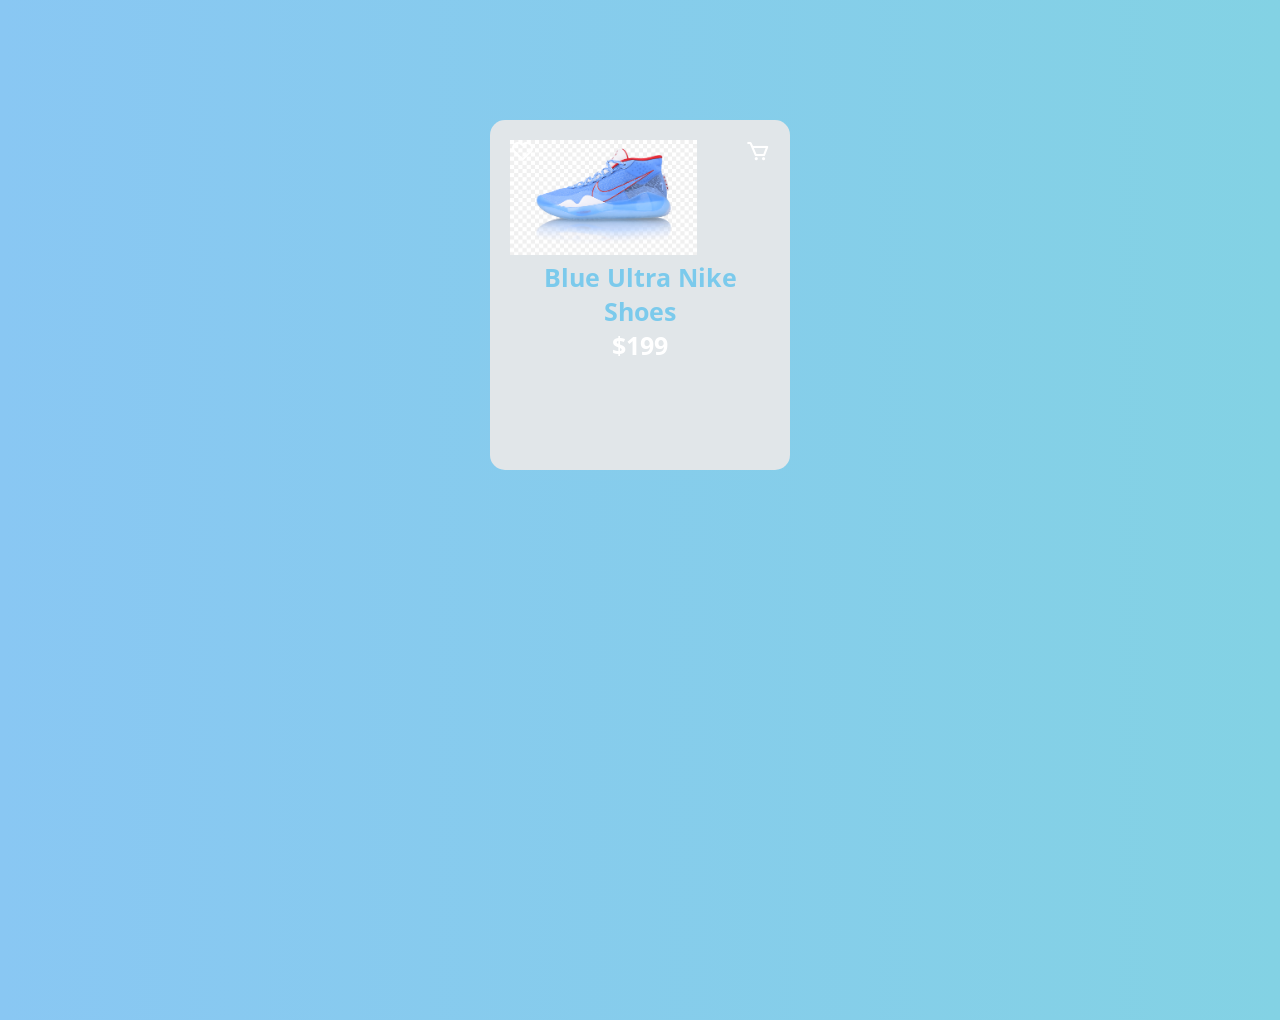
<file: Project_Practice_1/index.html>
<!DOCTYPE html>
<html lang="en">

<head>
    <meta charset="UTF-8">
    <meta http-equiv="X-UA-Compatible" content="IE=edge">
    <meta name="viewport" content="width=device-width, initial-scale=1">
    <title>Product card</title>
    <link href='https://unpkg.com/boxicons@2.1.4/css/boxicons.min.css' rel='stylesheet'>
    <link rel="stylesheet" href="style.css">
</head>

<body>
    <div class="card">
        <div class="card_heart">
            <i class='bx bx-heart'></i>
        </div>
        <div class="card_cart">
            <i class='bx bx-cart'></i>
        </div>
        <div class="card_img">
            <img src="NikeShoes.png">
        </div>
        <div class="card_title">
            Blue Ultra Nike Shoes
        </div>
        <div class="card_price">
            $199
        </div>
        <div class="card_size">
            <h3>Size:</h3>
            <span>6</span>
            <span>7</span>
            <span>8</span>
            <span>9</span>
        </div>
        <div class="card_color">
            <h3>Color:</h3>
            <span class="card_color-green"></span>
            <span class="card_color-red"></span>
            <span class="card_color-black"></span>
        </div>
        <div class="card_action">
            <button>Buy Now</button>
            <button>Add Cart</button>
        </div>
    </div>
</body>

</html>
</file>
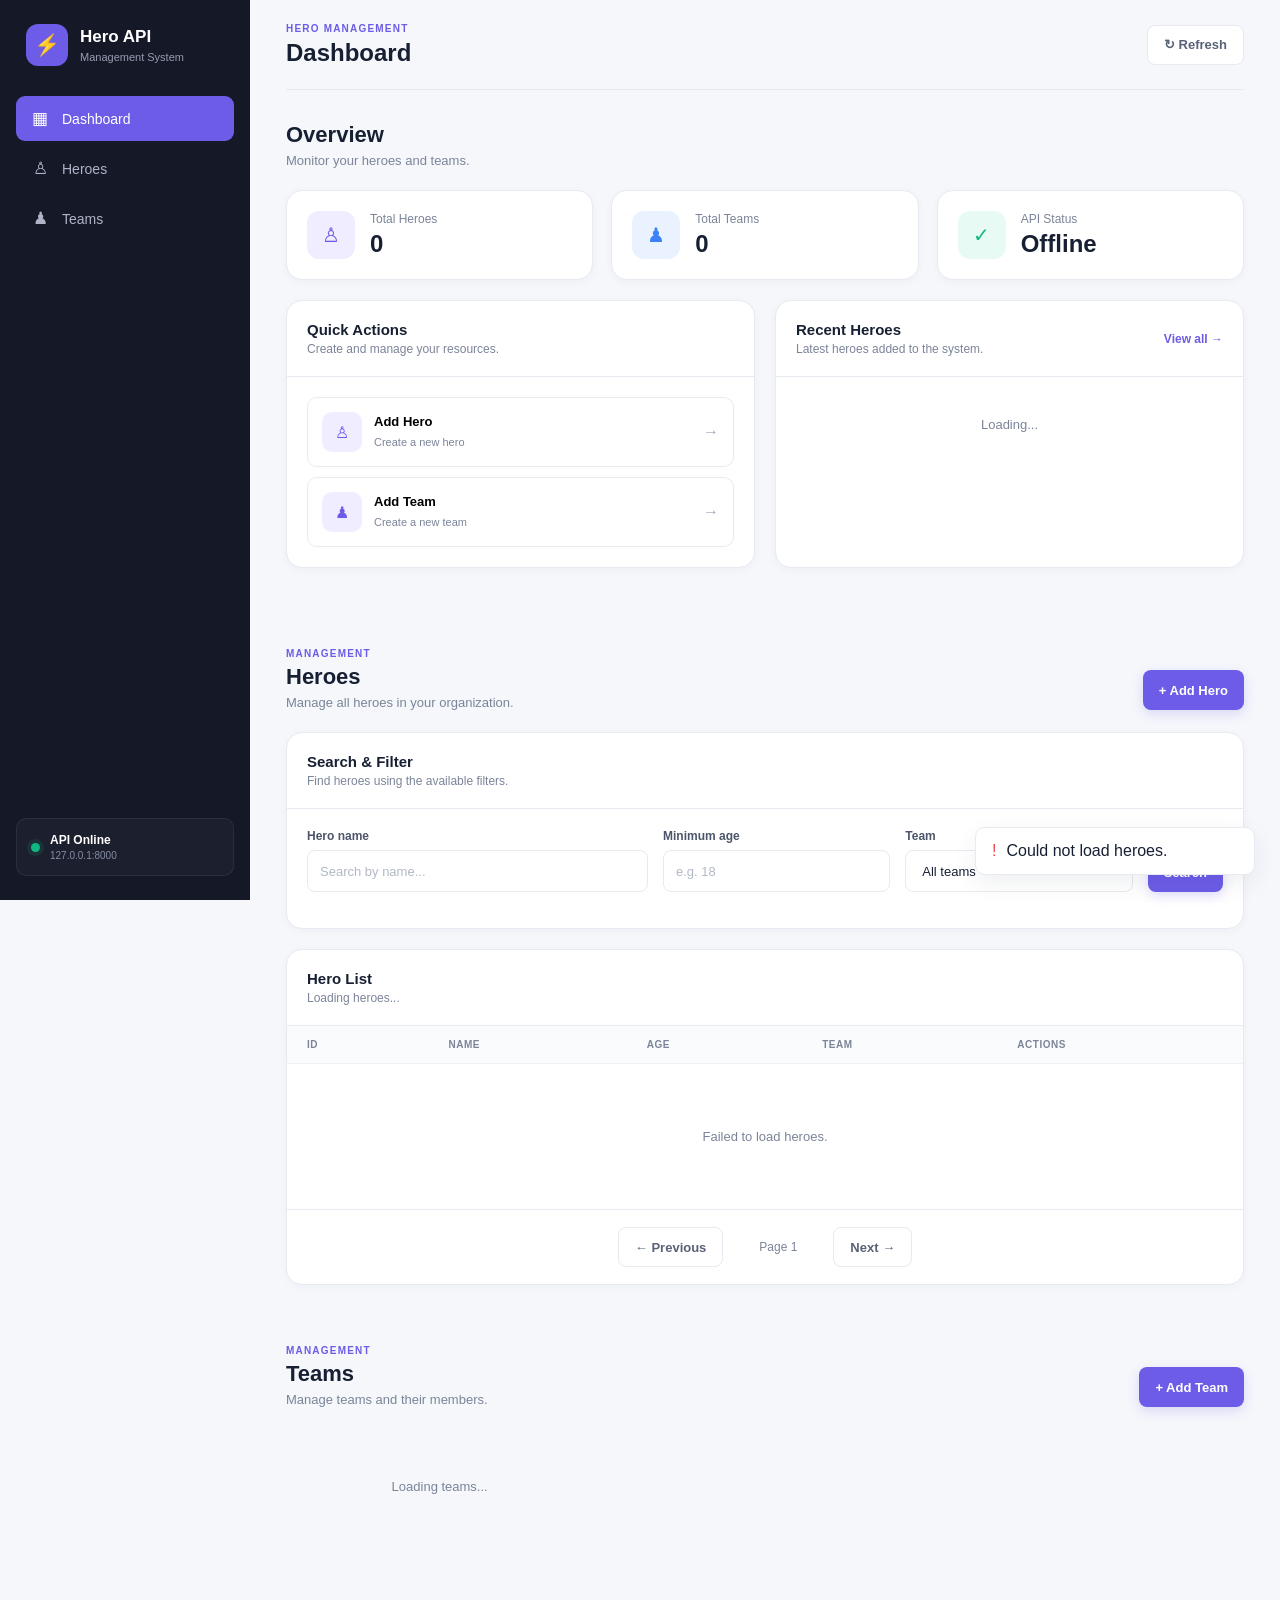
<file: hero-api/frontend/index.html>
<!DOCTYPE html>
<html lang="en">

<head>
    <meta charset="UTF-8">
    <meta name="viewport" content="width=device-width, initial-scale=1.0">
    <title>Hero API Dashboard</title>
    <meta name="description" content="Professional dashboard for managing heroes and teams.">
    <link rel="stylesheet" href="style.css">
</head>

<body>
    <div class="app">
        <aside class="sidebar">
            <div class="brand">
                <div class="brand-icon">⚡</div>
                <div>
                    <h1>Hero API</h1>
                    <span>Management System</span>
                </div>
            </div>
            <nav class="sidebar-nav">
                <a href="#dashboard" class="nav-item active">
                    <span class="nav-icon">▦</span>
                    Dashboard
                </a>
                <a href="#heroes" class="nav-item">
                    <span class="nav-icon">♙</span>
                    Heroes
                </a>
                <a href="#teams" class="nav-item">
                    <span class="nav-icon">♟</span>
                    Teams
                </a>
            </nav>
            <div class="sidebar-footer">
                <div class="api-status">
                    <span class="status-dot"></span>
                    <div>
                        <strong>API Online</strong>
                        <small>127.0.0.1:8000</small>
                    </div>
                </div>
            </div>
        </aside>
        <main class="main-content">
            <header class="topbar">
                <div>
                    <p class="eyebrow">HERO MANAGEMENT</p>
                    <h2 id="page-title">Dashboard</h2>
                </div>
                <div class="topbar-actions">
                    <button id="refresh-btn" class="btn btn-secondary" type="button">
                        ↻ Refresh
                    </button>
                </div>
            </header>
            <section id="dashboard" class="page-section">
                <div class="section-heading">
                    <div>
                        <h3>Overview</h3>
                        <p>Monitor your heroes and teams.</p>
                    </div>
                </div>
                <div class="stats-grid">
                    <article class="stat-card">
                        <div class="stat-icon purple">♙</div>
                        <div>
                            <span>Total Heroes</span>
                            <strong id="total-heroes">0</strong>
                        </div>
                    </article>
                    <article class="stat-card">
                        <div class="stat-icon blue">♟</div>
                        <div>
                            <span>Total Teams</span>
                            <strong id="total-teams">0</strong>
                        </div>
                    </article>
                    <article class="stat-card">
                        <div class="stat-icon green">✓</div>
                        <div>
                            <span>API Status</span>
                            <strong id="api-status-text">Online</strong>
                        </div>
                    </article>
                </div>
                <div class="content-grid">
                    <section class="panel">
                        <div class="panel-header">
                            <div>
                                <h3>Quick Actions</h3>
                                <p>Create and manage your resources.</p>
                            </div>
                        </div>
                        <div class="quick-actions">
                            <button class="action-card" type="button" data-modal="hero-modal">
                                <span class="action-icon">♙</span>
                                <div>
                                    <strong>Add Hero</strong>
                                    <span>Create a new hero</span>
                                </div>
                                <span class="arrow">→</span>
                            </button>
                            <button class="action-card" type="button" data-modal="team-modal">
                                <span class="action-icon">♟</span>
                                <div>
                                    <strong>Add Team</strong>
                                    <span>Create a new team</span>
                                </div>
                                <span class="arrow">→</span>
                            </button>
                        </div>
                    </section>
                    <section class="panel">
                        <div class="panel-header">
                            <div>
                                <h3>Recent Heroes</h3>
                                <p>Latest heroes added to the system.</p>
                            </div>
                            <a href="#heroes" class="text-link">
                                View all →
                            </a>
                        </div>
                        <div id="recent-heroes" class="recent-list">
                            <div class="empty-state small">
                                Loading...
                            </div>
                        </div>
                    </section>
                </div>
            </section>
            <section id="heroes" class="page-section">
                <div class="section-heading">
                    <div>
                        <p class="eyebrow">MANAGEMENT</p>
                        <h3>Heroes</h3>
                        <p>Manage all heroes in your organization.</p>
                    </div>
                    <button class="btn btn-primary" type="button" data-modal="hero-modal">
                        + Add Hero
                    </button>
                </div>
                <section class="panel">
                    <div class="panel-header">
                        <div>
                            <h3>Search & Filter</h3>
                            <p>Find heroes using the available filters.</p>
                        </div>
                    </div>
                    <form id="hero-filter-form" class="filter-form">
                        <div class="form-group">
                            <label for="hero-name">
                                Hero name
                            </label>
                            <input id="hero-name" name="name" type="text" placeholder="Search by name...">
                        </div>
                        <div class="form-group">
                            <label for="min-age">
                                Minimum age
                            </label>
                            <input id="min-age" name="min_age" type="number" min="0" placeholder="e.g. 18">
                        </div>
                        <div class="form-group">
                            <label for="team-filter">
                                Team
                            </label>
                            <select id="team-filter" name="team_id">
                                <option value="">All teams</option>
                            </select>
                        </div>
                        <button class="btn btn-primary filter-button" type="submit">
                            Search
                        </button>
                    </form>
                </section>
                <section class="panel">
                    <div class="panel-header">
                        <div>
                            <h3>Hero List</h3>
                            <p id="hero-result-count">
                                Loading heroes...
                            </p>
                        </div>
                    </div>
                    <div class="table-wrapper">
                        <table class="data-table">
                            <thead>
                                <tr>
                                    <th>ID</th>
                                    <th>Name</th>
                                    <th>Age</th>
                                    <th>Team</th>
                                    <th>Actions</th>
                                </tr>
                            </thead>
                            <tbody id="heroes-table-body">
                                <tr>
                                    <td colspan="5">
                                        <div class="table-loading">
                                            Loading heroes...
                                        </div>
                                    </td>
                                </tr>
                            </tbody>
                        </table>
                    </div>
                    <div class="pagination">
                        <button id="prev-page" class="btn btn-secondary" type="button">
                            ← Previous
                        </button>
                        <span id="page-info">
                            Page 1
                        </span>
                        <button id="next-page" class="btn btn-secondary" type="button">
                            Next →
                        </button>
                    </div>
                </section>
            </section>
            <section id="teams" class="page-section">
                <div class="section-heading">
                    <div>
                        <p class="eyebrow">MANAGEMENT</p>
                        <h3>Teams</h3>
                        <p>Manage teams and their members.</p>
                    </div>

                    <button class="btn btn-primary" type="button" data-modal="team-modal">
                        + Add Team
                    </button>
                </div>
                <div id="teams-grid" class="teams-grid">
                    <div class="empty-state">
                        Loading teams...
                    </div>
                </div>
            </section>
        </main>
    </div>
    <div id="hero-modal" class="modal" aria-hidden="true">
        <div class="modal-overlay" data-close-modal></div>
        <div class="modal-content">
            <div class="modal-header">
                <div>
                    <p class="eyebrow">NEW RESOURCE</p>
                    <h3>Create Hero</h3>
                </div>
                <button class="modal-close" type="button" data-close-modal>
                    ×
                </button>
            </div>
            <form id="hero-form">
                <div class="form-group">
                    <label for="hero-form-name">
                        Name
                    </label>
                    <input id="hero-form-name" name="name" type="text" required placeholder="Tony Stark">
                </div>
                <div class="form-row">
                    <div class="form-group">
                        <label for="hero-form-age">
                            Age
                        </label>
                        <input id="hero-form-age" name="age" type="number" min="0" required placeholder="35">
                    </div>
                    <div class="form-group">
                        <label for="hero-form-secret">
                            Secret name
                        </label>
                        <input id="hero-form-secret" name="secret_name" type="text" required placeholder="Iron Man">
                    </div>
                </div>
                <div class="form-group">
                    <label for="hero-form-team">
                        Team
                    </label>
                    <select id="hero-form-team" name="team_id">
                        <option value="">
                            No team
                        </option>
                    </select>
                </div>
                <div class="modal-actions">
                    <button class="btn btn-secondary" type="button" data-close-modal>
                        Cancel
                    </button>
                    <button class="btn btn-primary" type="submit">
                        Create Hero
                    </button>
                </div>
            </form>
        </div>
    </div>
    <div id="team-modal" class="modal" aria-hidden="true">
        <div class="modal-overlay" data-close-modal></div>
        <div class="modal-content">
            <div class="modal-header">
                <div>
                    <p class="eyebrow">NEW RESOURCE</p>
                    <h3>Create Team</h3>
                </div>
                <button class="modal-close" type="button" data-close-modal>
                    ×
                </button>
            </div>
            <form id="team-form">
                <div class="form-group">
                    <label for="team-form-name">
                        Team name
                    </label>
                    <input id="team-form-name" name="name" type="text" required placeholder="Avengers">
                </div>
                <div class="form-group">
                    <label for="team-form-headquarters">
                        Headquarters
                    </label>
                    <input id="team-form-headquarters" name="headquarters" type="text" required placeholder="New York">
                </div>
                <div class="modal-actions">
                    <button class="btn btn-secondary" type="button" data-close-modal>
                        Cancel
                    </button>
                    <button class="btn btn-primary" type="submit">
                        Create Team
                    </button>
                </div>
            </form>
        </div>
    </div>
    <div id="toast" class="toast" role="alert" aria-live="polite">
        <span id="toast-icon">✓</span>
        <span id="toast-message">Success</span>
    </div>
    <script src="app.js"></script>
</body>

</html>
</file>
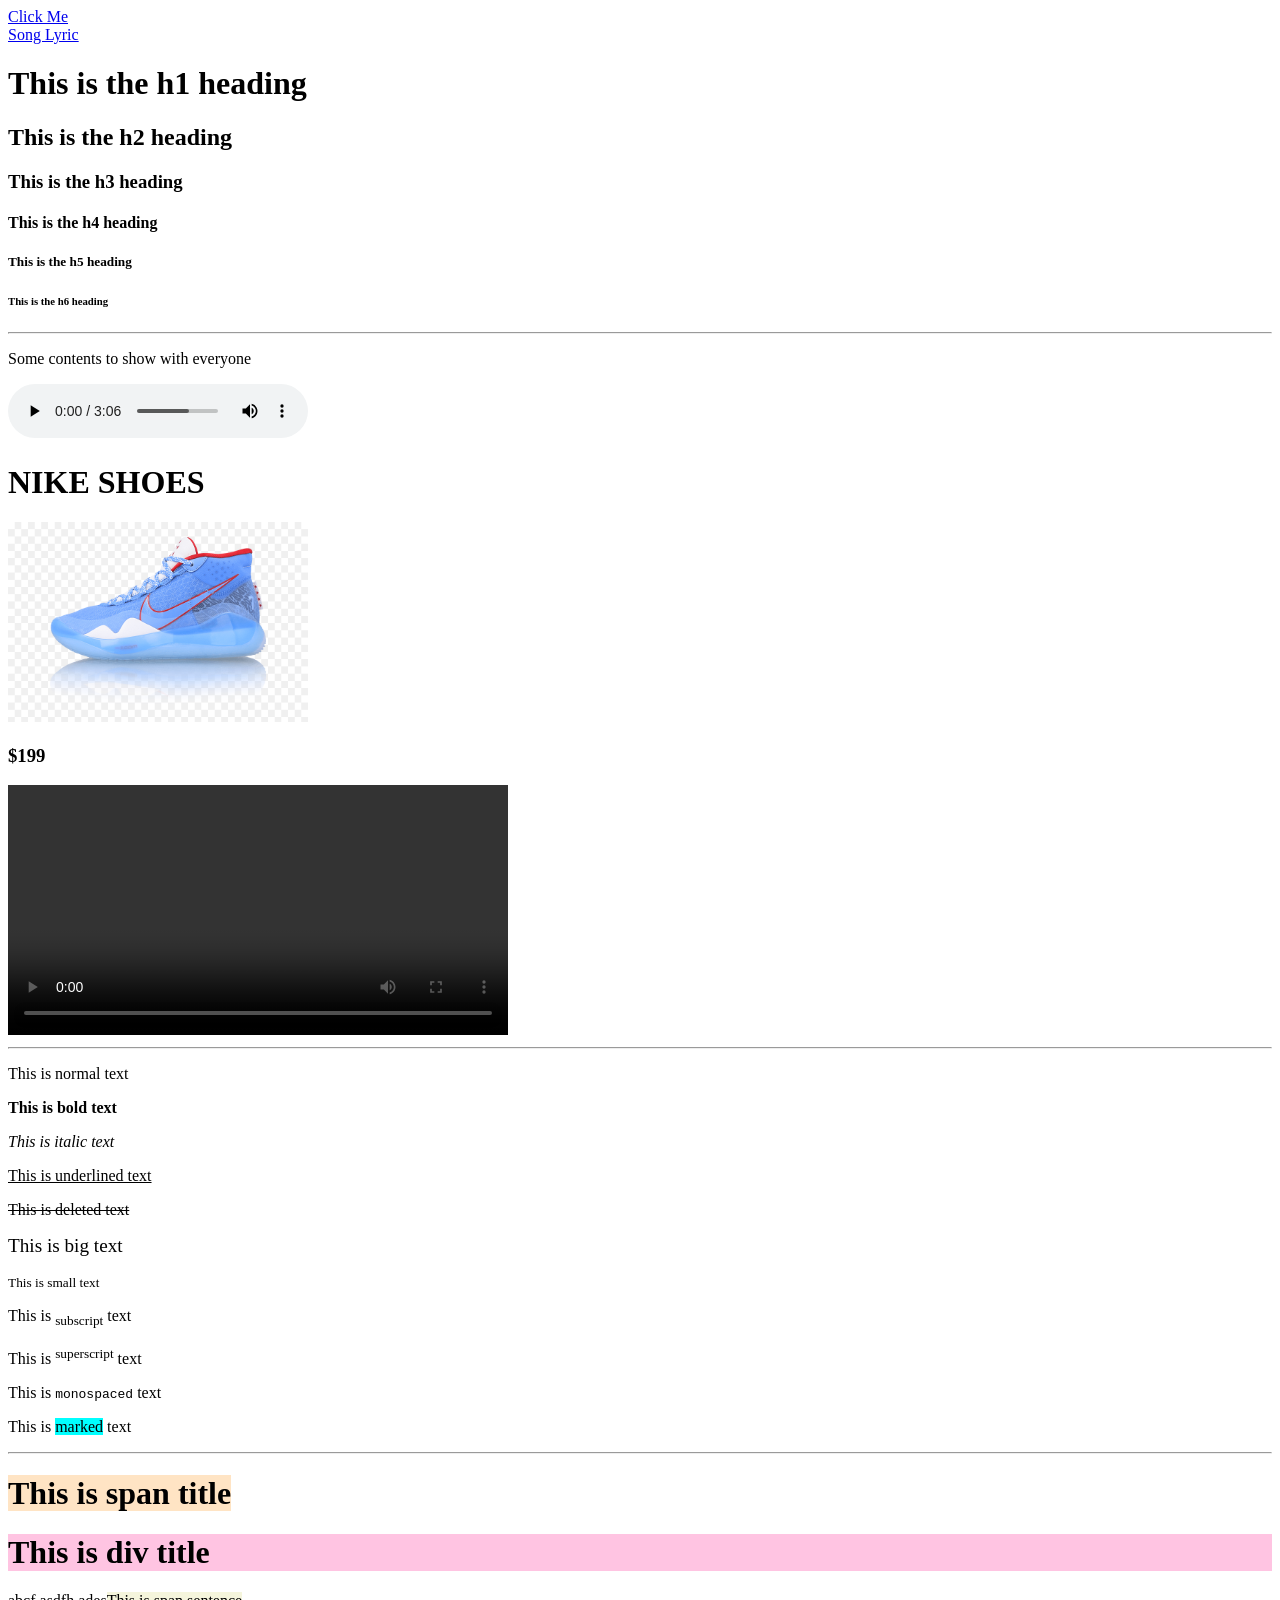
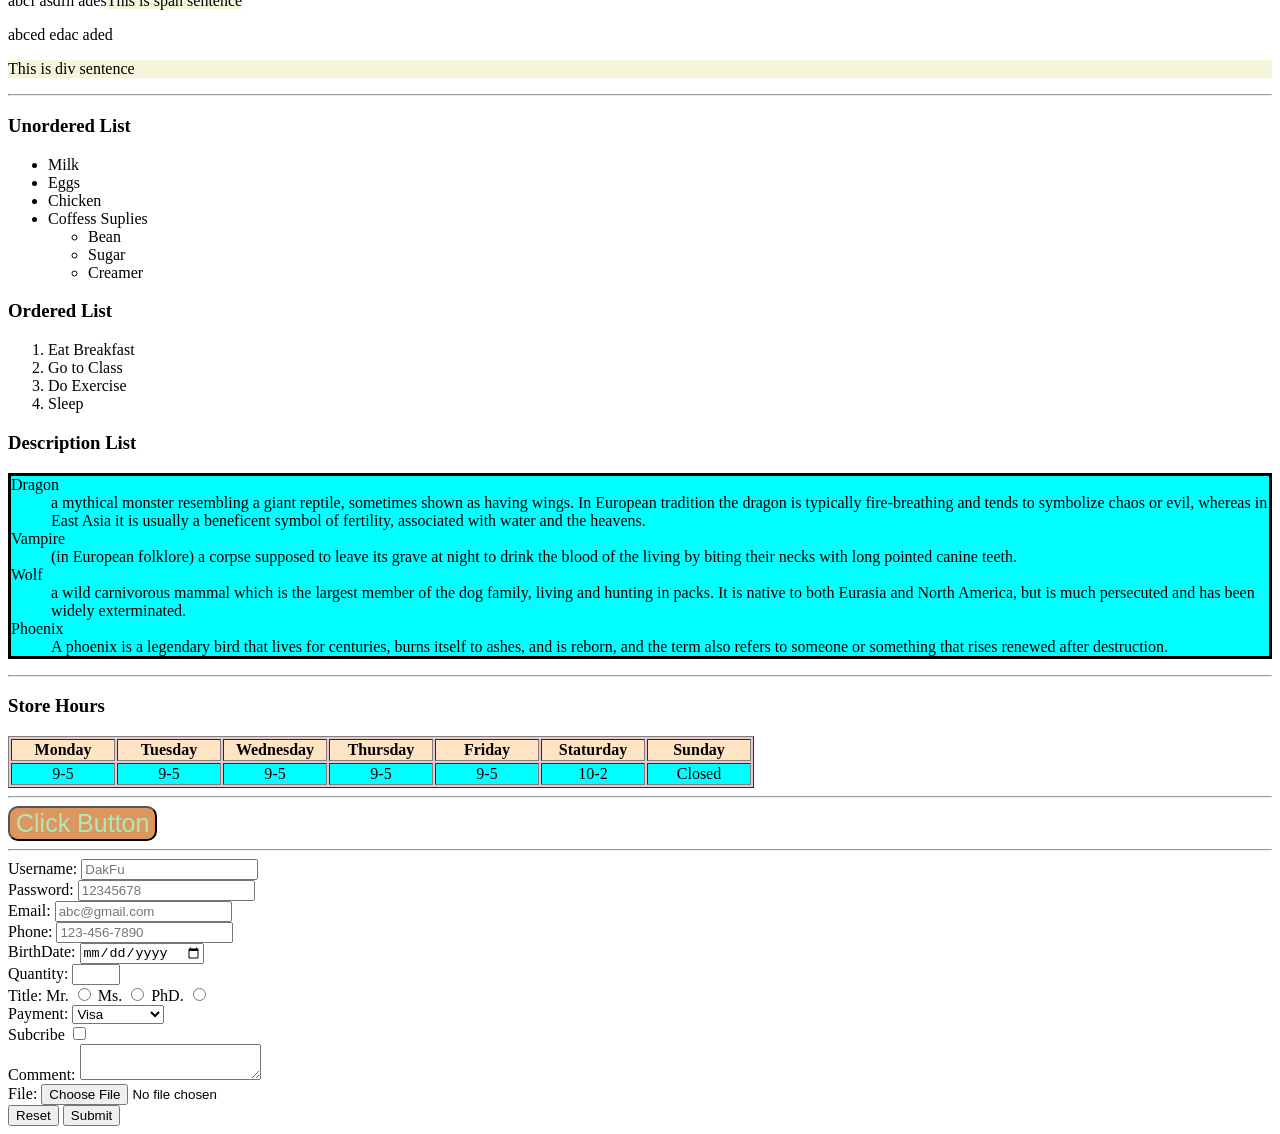
<file: ProjectPractice/ProjectPractice2/index.html>
<!DOCTYPE html>
<html lang="en">

<head>
    <meta charset="UTF-8">
    <meta http-equiv="X-UA-Compatible" content="IE=edge">
    <meta name="viewport" content="width=device-width">
    <link rel="icon" type="png" href="NikeShoes.png">
    <title>My first website</title>
</head>

<body>
    <a href="https://www.youtube.com/" target="_blank" title="Youtube">
        Click Me
    </a>
    <br>
    <a href="lyrics.html" target="_blank" title="SHAPE OF YOU">
        Song Lyric
    </a>
    <br>
    <h1>This is the h1 heading</h1>
    <h2>This is the h2 heading</h2>
    <h3>This is the h3 heading</h3>
    <h4>This is the h4 heading</h4>
    <h5>This is the h5 heading</h5>
    <h6>This is the h6 heading</h6>
    <hr>
    <p>
        Some contents to show with everyone
    </p>
    <audio controls autoplay loop>
        <source src="Lyrics.mp3" type="audio/mpeg">
    </audio>
    <h1>
        NIKE SHOES
    </h1>
    <a href="https://www.nike.com/vn/" target="_blank" title="NIKE SHOP">
        <img src="NikeShoes.png" alt="Nike Shoes" height="200" width="300">
    </a>
    <h3>
        $199
    </h3>

    <video src="video1.mp4" width="500" controls></video>
    <hr>
    <p>This is normal text</p>
    <p><b>This is bold text</b></p>
    <p><i>This is italic text</i></p>
    <p><u>This is underlined text</u></p>
    <p><del>This is deleted text</del></p>
    <p><big>This is big text</big></p>
    <p><small>This is small text</small></p>
    <p>This is <sub>subscript</sub> text</p>
    <p>This is <sup>superscript</sup> text</p>
    <p>This is <tt>monospaced</tt> text</p>
    <p>This is <mark style="background-color: aqua;">marked</mark> text</p>

    <hr>
    <h1><span style="background-color: bisque;">This is span title</span></h1>
    <h1>
        <div style="background-color: rgb(255, 196, 226);">This is div title</div>
    </h1>
    <p>abcf asdfh ades<span style="background-color: beige;">This is span sentence</span></p>
    <p>abced edac aded
    <div style="background-color: beige;">This is div sentence</div>
    </p>
    <hr>
    <h3>Unordered List</h3>
    <ul>
        <li>Milk</li>
        <li>Eggs</li>
        <li>Chicken</li>
        <li>Coffess Suplies</li>
        <ul>
            <li>Bean</li>
            <li>Sugar</li>
            <li>Creamer</li>
        </ul>
    </ul>
    <h3>Ordered List</h3>
    <ol>
        <li>Eat Breakfast</li>
        <li>Go to Class</li>
        <li>Do Exercise</li>
        <li>Sleep</li>
    </ol>
    <h3>Description List</h3>
    <dl style="background-color: aqua; border: 3px solid">
        <dt>Dragon</dt>
        <dd>a mythical monster resembling a giant reptile, sometimes shown as having wings. In European tradition the
            dragon is typically fire-breathing and tends to symbolize chaos or evil, whereas in East Asia it is usually
            a beneficent symbol of fertility, associated with water and the heavens.</dd>
        <dt>Vampire</dt>
        <dd>(in European folklore) a corpse supposed to leave its grave at night to drink the blood of the living by
            biting their necks with long pointed canine teeth.</dd>
        <dt>Wolf</dt>
        <dd>a wild carnivorous mammal which is the largest member of the dog family, living and hunting in packs. It is
            native to both Eurasia and North America, but is much persecuted and has been widely exterminated.</dd>
        <dt>Phoenix</dt>
        <dd>A phoenix is a legendary bird that lives for centuries, burns itself to ashes, and is reborn, and the term
            also refers to someone or something that rises renewed after destruction.</dd>
    </dl>
    <hr>
    <h3>Store Hours</h3>
    <table border="1" style="background-color: rgb(237, 198, 199);">
        <tr align="center" style="background-color: bisque;">
            <th width="100">Monday</th>
            <th width="100">Tuesday</th>
            <th width="100">Wednesday</th>
            <th width="100">Thursday</th>
            <th width="100">Friday</th>
            <th width="100">Staturday</th>
            <th width="100">Sunday</th>
        </tr>
        <tr align="center" style="background-color: aqua;">
            <td>9-5</td>
            <td>9-5</td>
            <td>9-5</td>
            <td>9-5</td>
            <td>9-5</td>
            <td>10-2</td>
            <td>Closed</td>
        </tr>
    </table>
    <hr>
    <a href="https://www.youtube.com/" target="_blank" title="Youtube">
        <button
            style="font-size: 25px; background-color: rgb(220, 151, 96); color: rgb(174, 231, 182); border-radius: 10px;">Click
            Button</button>
    </a>
    <hr>
    <form action="index.php" method="post">
        <label for="Username">Username:</label>
        <input type="text" id="Username" minlength="2" maxlength="20" placeholder="DakFu" required>
        <br>
        <label for="Password">Password:</label>
        <input type="password" id="Password" minlength="8" placeholder="12345678" required>
        <br>
        <label for="Email">Email:</label>
        <input type="email" id="Email" minlength="8" placeholder="abc@gmail.com" required>
        <br>
        <label for="Phone">Phone:</label>
        <input type="tel" id="Phone" minlength="8" placeholder="123-456-7890" pattern="[0-9]{3}-[0-9]{3}-[0-9]{4}"
            required>
        <br>
        <label for="Bday">BirthDate:</label>
        <input type="date" id="Bday" minlength="6" required>
        <br>
        <label for="Quantity">Quantity:</label>
        <input type="number" id="Quantity" min="0" max="99" required>
        <br>
        <label for="Title">Title:</label>
        <label for="Mr.">Mr.</label>
        <input type="radio" id="Mr." value="Mr." name="Title">
        <label for="Ms.">Ms.</label>
        <input type="radio" id="Ms." value="Ms." name="Title">
        <label for="PhD.">PhD.</label>
        <input type="radio" id="PhD." value="PhD." name="Title">
        <br>
        <label for="Payment">Payment:</label>
        <select id="Payment">
            <option value="Visa">Visa</option>
            <option value="MasterCard">MasterCard</option>
            <option value="CreditCard">CreditCard</option>
        </select>
        <br>
        <label for="Subcribe">Subcribe</label>
        <input type="checkbox" id="Subcribe"><br>
        <label for="Comment">Comment:</label>
        <textarea id="Comment"></textarea><br>
        <label for="File">File:</label>
        <input type="file" id="File"><br>
        <input type="reset">
        <input type="submit">
    </form>
</body>

</html>
</file>
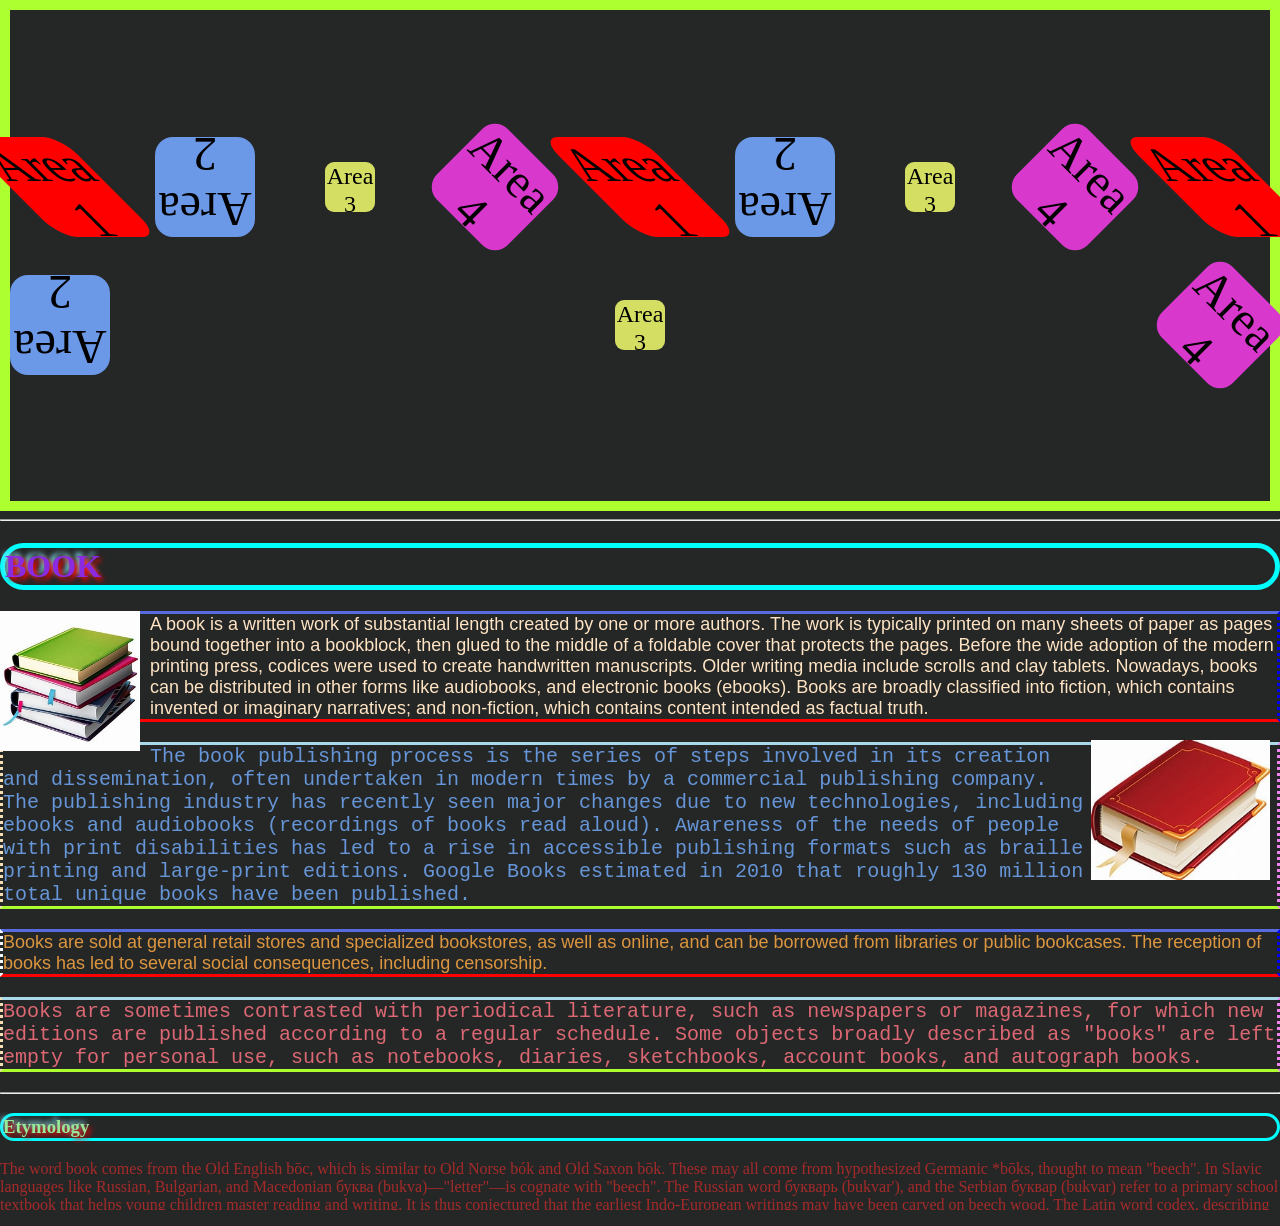
<file: ProjectPractice/ProjectPractice3/index.html>
<!DOCTYPE html>
<html lang="en">

<head>
    <meta charset="UTF-8">
    <meta http-equiv="X-UA-Compatible" content="IE=edge">
    <meta name="viewport" content="width=device-width, initial-scale=1.0">
    <title>Practice HTML and CSS</title>
    <link rel="stylesheet" href="style.css">
</head>

<body>
    <div class="container">
        <div class="area" id="area1">Area 1</div>
        <div class="area" id="area2">Area 2</div>
        <div class="area" id="area3">Area 3</div>
        <div class="area" id="area4">Area 4</div>
        <div class="area" id="area1">Area 1</div>
        <div class="area" id="area2">Area 2</div>
        <div class="area" id="area3">Area 3</div>
        <div class="area" id="area4">Area 4</div>
        <div class="area" id="area1">Area 1</div>
        <div class="area" id="area2">Area 2</div>
        <div class="area" id="area3">Area 3</div>
        <div class="area" id="area4">Area 4</div>
    </div>
    <hr>
    <h1>BOOK</h1>
    <img src="Book.jpg" id="book1" class="book">
    <p id="p1" class="odd">A book is a written work of substantial length created by one or more authors. The work is
        typically
        printed on
        many sheets of paper as pages bound together into a bookblock, then glued to the middle of a foldable cover that
        protects the pages. Before the wide adoption of the modern printing press, codices were used to create
        handwritten manuscripts. Older writing media include scrolls and clay tablets. Nowadays, books can be
        distributed in other forms like audiobooks, and electronic books (ebooks). Books are broadly classified into
        fiction, which contains invented or imaginary narratives; and non-fiction, which contains content intended as
        factual truth.</p>
    <img src="Book2.jpg" id="book2" class="book">
    <p id="p2" class="even">The book publishing process is the series of steps involved in its creation and
        dissemination, often
        undertaken
        in modern times by a commercial publishing company. The publishing industry has recently seen major changes due
        to new technologies, including ebooks and audiobooks (recordings of books read aloud). Awareness of the needs of
        people with print disabilities has led to a rise in accessible publishing formats such as braille printing and
        large-print editions. Google Books estimated in 2010 that roughly 130 million total unique books have been
        published.</p>
    <p id="p3" class="odd">Books are sold at general retail stores and specialized bookstores, as well as online, and
        can be
        borrowed from
        libraries or public bookcases. The reception of books has led to several social consequences, including
        censorship.</p>
    <p id="p4" class="even">Books are sometimes contrasted with periodical literature, such as newspapers or magazines,
        for which new
        editions are published according to a regular schedule. Some objects broadly described as "books" are left empty
        for personal use, such as notebooks, diaries, sketchbooks, account books, and autograph books.</p>
    <hr>
    <div>
        <h3>Etymology</h3>
        <p id="ety">The word book comes from the Old English bōc, which is similar to Old Norse bók and Old Saxon bōk.
            These may
            all come from hypothesized Germanic *bōks, thought to mean "beech". In Slavic languages like Russian,
            Bulgarian, and Macedonian буква (bukva)—"letter"—is cognate with "beech". The Russian word букварь
            (bukvar'), and the Serbian буквар (bukvar) refer to a primary school textbook that helps young children
            master reading and writing. It is thus conjectured that the earliest Indo-European writings may have been
            carved on beech wood. The Latin word codex, describing the format used by a modern book, bound and with
            separate leaves, originally meant "block of wood".</p>
    </div>

</body>

</html>
</file>
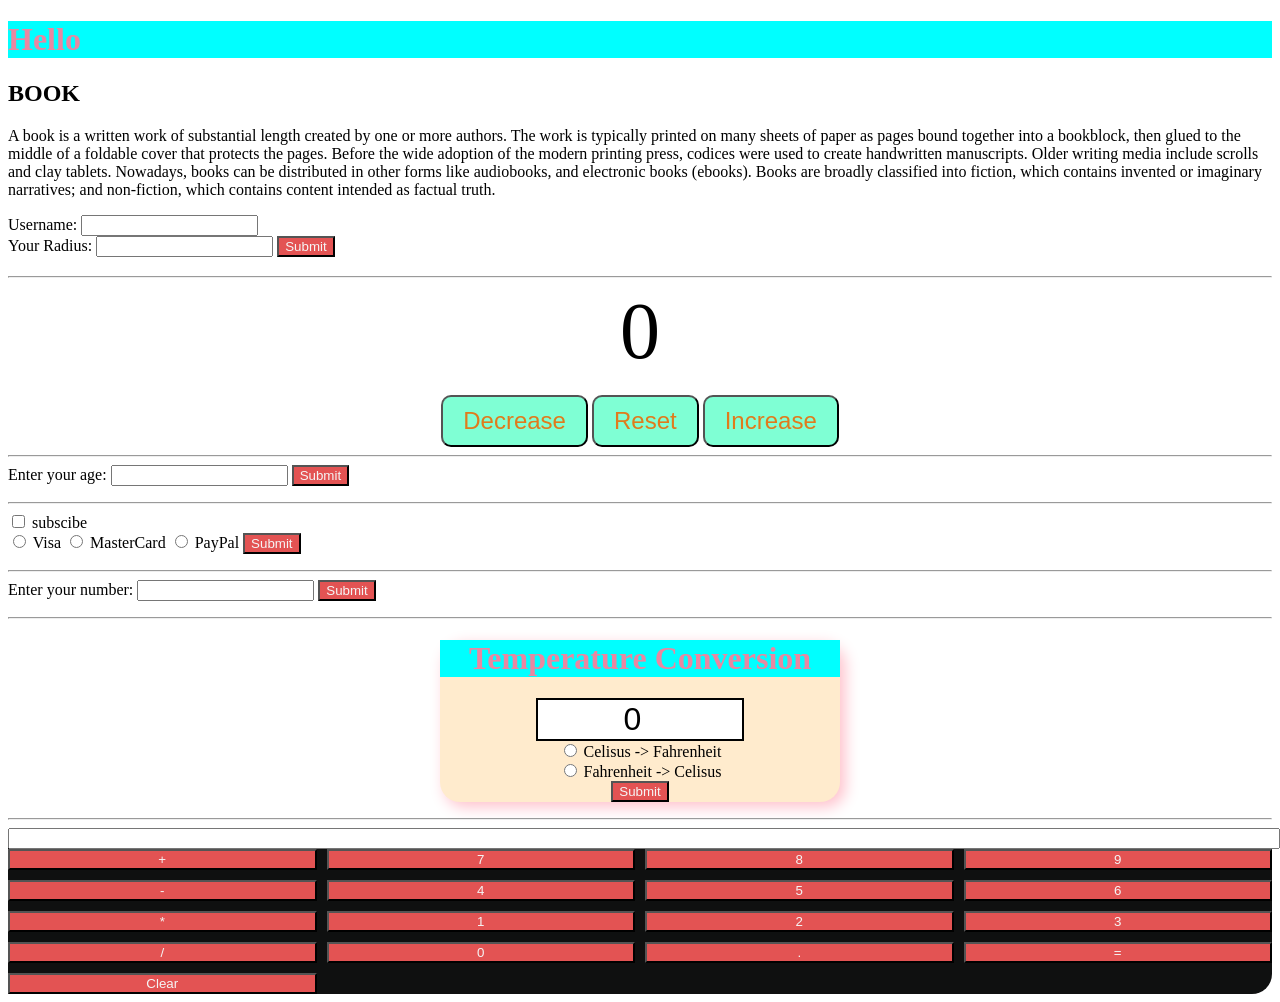
<file: ProjectPractice/ProjectPractice4/index.html>
<!DOCTYPE html>
<html>

<head>
    <meta charset="UTF-8">
    <meta name="viewport" content="width=device-width, initital-scale=1.0">
    <title>Document</title>
    <link rel="stylesheet" href="style.css">
</head>

<body>
    <h1 id="myH1">Hello</h1>
    <h2 id="myH2">BOOK</h2>
    <p id="myP">A book is a written work of substantial length created by one or more authors. The work is typically
        printed on
        many sheets of paper as pages bound together into a bookblock, then glued to the middle of a foldable cover that
        protects the pages. Before the wide adoption of the modern printing press, codices were used to create
        handwritten manuscripts. Older writing media include scrolls and clay tablets. Nowadays, books can be
        distributed in other forms like audiobooks, and electronic books (ebooks). Books are broadly classified into
        fiction, which contains invented or imaginary narratives; and non-fiction, which contains content intended as
        factual truth.</p>
    <label>Username:</label>
    <input id="myText"><br>
    <label>Your Radius:</label>
    <input id="myR">
    <button id="mySubmit">Submit</button>
    <h3 id="myH3"></h3>
    <hr>
    <label id="countLabel">0</label><br>
    <div id="btnContainer">
        <button id="deBtn" class="btn">Decrease</button>
        <button id="reBtn" class="btn">Reset</button>
        <button id="inBtn" class="btn">Increase</button>
    </div>
    <hr>
    <label>Enter your age:</label>
    <input type="number" id="myAge">
    <button type="submit" id="Submit1">Submit</button>
    <p id="resultElement"></p>
    <hr>
    <input type="checkbox" id="myCheckBox">
    <label for="myCheckBox">subscibe</label><br>

    <input type="radio" id="VisaBtn" name="card">
    <label for="VisaBtn">Visa</label>
    <input type="radio" id="MasterBtn" name="card">
    <label for="MasterBtn">MasterCard</label>
    <input type="radio" id="PayBtn" name="card">
    <label for="PayBtn">PayPal</label>
    <button type="submit" id="Submit2">Submit</button>
    <p id="subResult"></p>
    <p id="payResult"></p>
    <hr>
    <label>Enter your number:</label>
    <input type="number" id="myNum">
    <button type="submit" id="Submit3">Submit</button>
    <p id="correctNum"></p>
    <hr>
    <form>
        <h1>Temperature Conversion</h1>
        <input type="number" id="textTemp" value="0"><br>
        <input type="radio" id="toFa" name="unit">
        <label for="toFa">Celisus -> Fahrenheit</label><br>
        <input type="radio" id="toCe" name="unit">
        <label for="toCe">Fahrenheit -> Celisus</label><br>
        <button type="button" onclick="convert()">Submit</button>
        <p id="coResult"></p>
    </form>
    <hr>
    <div id="calculator">
        <input id="display" readonly>
        <div id="keys">
            <button onclick="appendToDisplay('+')">+</button>
            <button onclick="appendToDisplay('7')">7</button>
            <button onclick="appendToDisplay('8')">8</button>
            <button onclick="appendToDisplay('9')">9</button>
            <button onclick="appendToDisplay('-')">-</button>
            <button onclick="appendToDisplay('4')">4</button>
            <button onclick="appendToDisplay('5')">5</button>
            <button onclick="appendToDisplay('6')">6</button>
            <button onclick="appendToDisplay('*')">*</button>
            <button onclick="appendToDisplay('1')">1</button>
            <button onclick="appendToDisplay('2')">2</button>
            <button onclick="appendToDisplay('3')">3</button>
            <button onclick="appendToDisplay('/')">/</button>
            <button onclick="appendToDisplay('0')">0</button>
            <button onclick="appendToDisplay('.')">.</button>
            <button onclick="calculate()">=</button>
            <button onclick="clearDisplay()">Clear</button>
        </div>
    </div>
    <script src="index.js"></script>
</body>

</html>
</file>
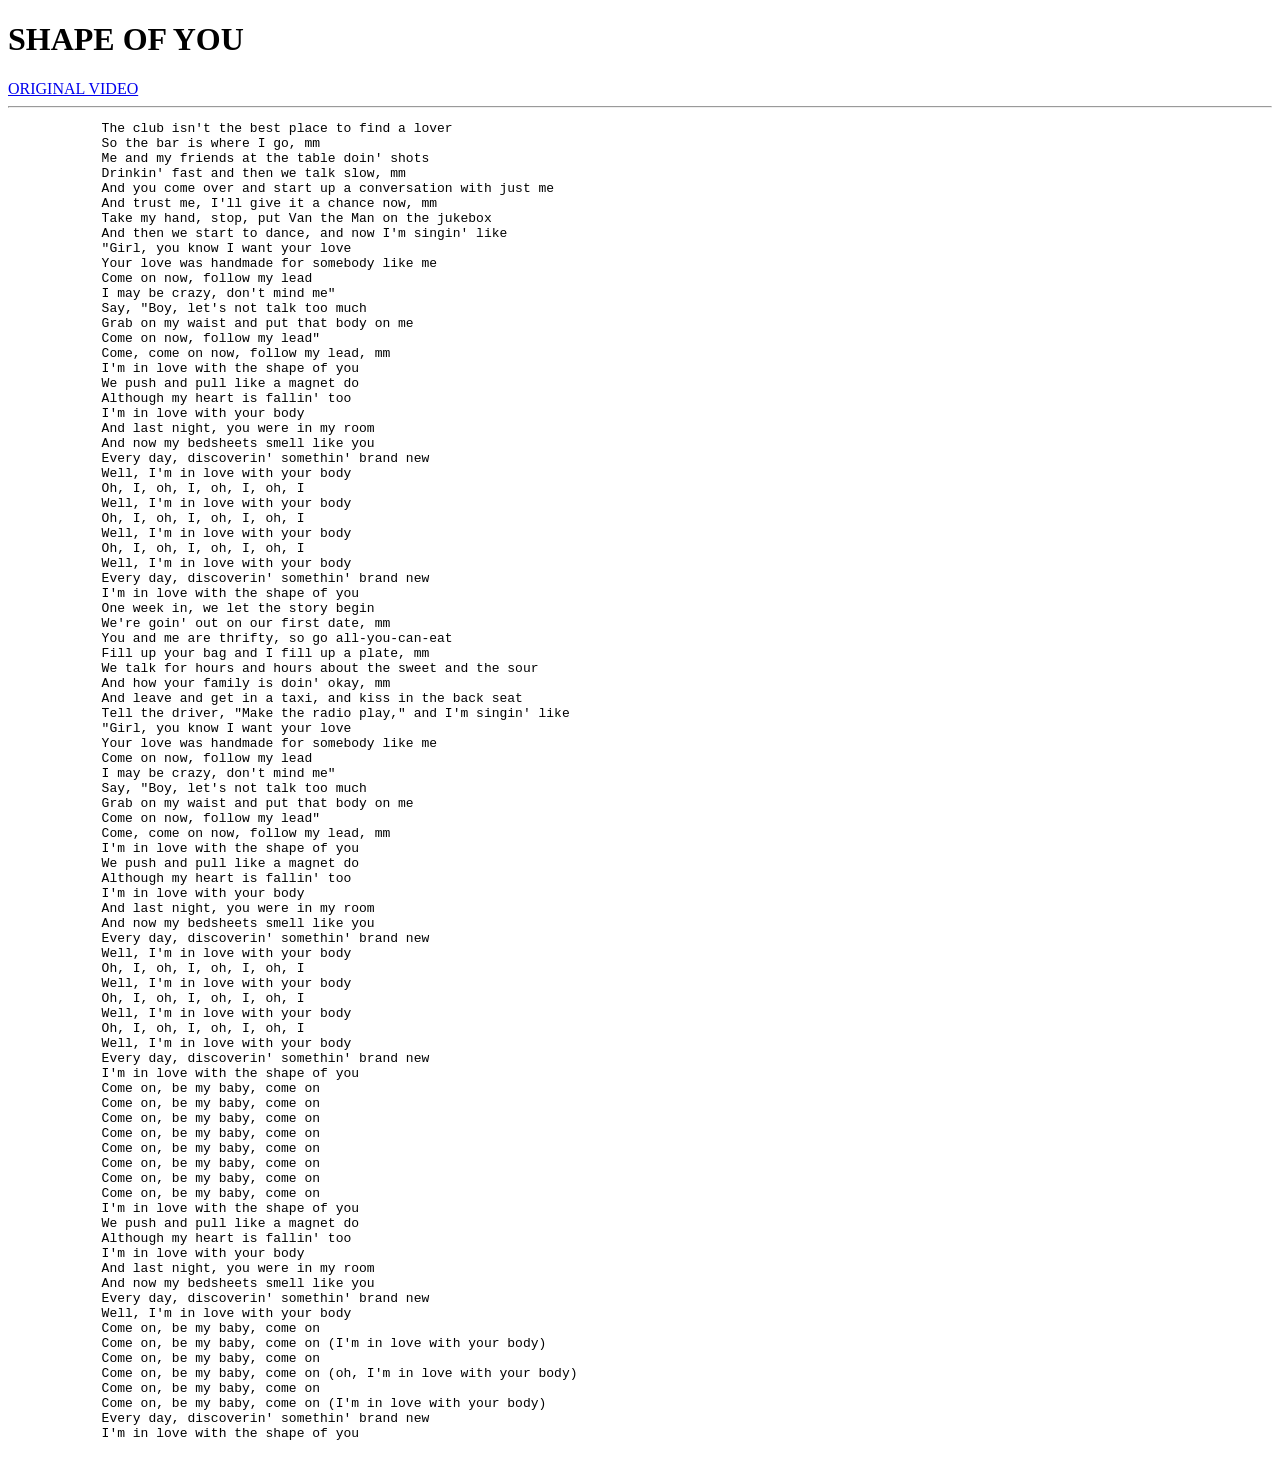
<file: ProjectPractice/ProjectPractice2/lyrics.html>
<!DOCTYPE html>
<html>

<head>
    <title>My Song Lyrics</title>
</head>

<body>
    <h1>
        SHAPE OF YOU
    </h1>
    <a href="https://www.youtube.com/watch?v=JGwWNGJdvx8&list=RDJGwWNGJdvx8&start_radio=1" target="_blank"
        title="Watching">
        ORIGINAL VIDEO
    </a>
    <hr>
    <pre>
            The club isn't the best place to find a lover
            So the bar is where I go, mm
            Me and my friends at the table doin' shots
            Drinkin' fast and then we talk slow, mm
            And you come over and start up a conversation with just me
            And trust me, I'll give it a chance now, mm
            Take my hand, stop, put Van the Man on the jukebox
            And then we start to dance, and now I'm singin' like
            "Girl, you know I want your love
            Your love was handmade for somebody like me
            Come on now, follow my lead
            I may be crazy, don't mind me"
            Say, "Boy, let's not talk too much
            Grab on my waist and put that body on me
            Come on now, follow my lead"
            Come, come on now, follow my lead, mm
            I'm in love with the shape of you
            We push and pull like a magnet do
            Although my heart is fallin' too
            I'm in love with your body
            And last night, you were in my room
            And now my bedsheets smell like you
            Every day, discoverin' somethin' brand new
            Well, I'm in love with your body
            Oh, I, oh, I, oh, I, oh, I
            Well, I'm in love with your body
            Oh, I, oh, I, oh, I, oh, I
            Well, I'm in love with your body
            Oh, I, oh, I, oh, I, oh, I
            Well, I'm in love with your body
            Every day, discoverin' somethin' brand new
            I'm in love with the shape of you
            One week in, we let the story begin
            We're goin' out on our first date, mm
            You and me are thrifty, so go all-you-can-eat
            Fill up your bag and I fill up a plate, mm
            We talk for hours and hours about the sweet and the sour
            And how your family is doin' okay, mm
            And leave and get in a taxi, and kiss in the back seat
            Tell the driver, "Make the radio play," and I'm singin' like
            "Girl, you know I want your love
            Your love was handmade for somebody like me
            Come on now, follow my lead
            I may be crazy, don't mind me"
            Say, "Boy, let's not talk too much
            Grab on my waist and put that body on me
            Come on now, follow my lead"
            Come, come on now, follow my lead, mm
            I'm in love with the shape of you
            We push and pull like a magnet do
            Although my heart is fallin' too
            I'm in love with your body
            And last night, you were in my room
            And now my bedsheets smell like you
            Every day, discoverin' somethin' brand new
            Well, I'm in love with your body
            Oh, I, oh, I, oh, I, oh, I
            Well, I'm in love with your body
            Oh, I, oh, I, oh, I, oh, I
            Well, I'm in love with your body
            Oh, I, oh, I, oh, I, oh, I
            Well, I'm in love with your body
            Every day, discoverin' somethin' brand new
            I'm in love with the shape of you
            Come on, be my baby, come on
            Come on, be my baby, come on
            Come on, be my baby, come on
            Come on, be my baby, come on
            Come on, be my baby, come on
            Come on, be my baby, come on
            Come on, be my baby, come on
            Come on, be my baby, come on
            I'm in love with the shape of you
            We push and pull like a magnet do
            Although my heart is fallin' too
            I'm in love with your body
            And last night, you were in my room
            And now my bedsheets smell like you
            Every day, discoverin' somethin' brand new
            Well, I'm in love with your body
            Come on, be my baby, come on
            Come on, be my baby, come on (I'm in love with your body)
            Come on, be my baby, come on
            Come on, be my baby, come on (oh, I'm in love with your body)
            Come on, be my baby, come on
            Come on, be my baby, come on (I'm in love with your body)
            Every day, discoverin' somethin' brand new
            I'm in love with the shape of you
        </pre>
</body>

</html>
</file>
<file: Project_Practice_1/style.css>
@import url('https://fonts.googleapis.com/css2?family=Archivo+Black&family=Caacupe+One&family=Lato:ital,wght@0,100;0,300;0,400;0,700;0,900;1,100;1,300;1,400;1,700;1,900&family=Open+Sans:ital,wght@0,300..800;1,300..800&family=Roboto:ital,wght@0,100..900;1,100..900&family=Valley+Sans:ital,wght@0,100..900;1,100..900&display=swap');

:root {
    --primary-color: #7bcaec;
}

* {
    margin: 0;
    padding: 0;
    box-sizing: border-box;
}

body {
    height: 100vh;
    background: linear-gradient(to right, #89c7f3, #83d2e4);
    font-family: 'Open Sans', sans-serif;
}

.card {
    margin: 120px auto;
    width: 300px;
    height: 350px;
    background: #e1e6e9;
    padding: 20px;
    border-radius: 15px;
    color: white;
    position: relative;
}

.card_heart,
.card_cart {
    font-size: 25px;
    position: absolute;
    left: 20px;
    top: 15px;
}

.card_cart {
    left: unset;
    right: 20px;
}

.card_img {
    width: 90%;
    transition: 0.5s;
}

.card_img img {
    width: 80%;
    height: 80%;
    object-fit: cover;
}

.card_title,
.card_price {
    font-size: 25px;
    font-weight: bold;
    text-align: center;
    transition: 0.5s;
}

.card_title {
    color: var(--primary-color);
}

.card_size,
.card_color {
    display: flex;
    align-items: center;
    margin: 10px;
}

.card_size span {
    padding: 1px 5px;
    background: white;
    color: #000;
    border-radius: 9px;
    margin: 0 2px;
}

.card_color span {
    width: 15px;
    height: 15px;
    border-radius: 50%;
    margin: 0 5px;
}

.card_color-green {
    background: green;
}

.card_color-red {
    background: red;
}

.card_color-black {
    background: black;
}

.card_action button {
    background: var(--primary-color);
    color: white;
    padding: 10px 20px;
    border-radius: 5px;
    font-weight: bold;
    margin-right: 10px;
    transition: 0.25s;
    cursor: pointer;
}

.card_action button:hover {
    transform: scale(0.9);
}

.card:hover .card_img {
    transform: translateY(-90px) rotate(-20deg);
}

.card:hover .card_title {
    transform: translate(-40px, -72px)
}

.card:hover .card_price {
    transform: translate(-117px, -72px)
}

.card_size {
    margin-top: 150px;
}

.card_size,
.card_color,
.card_action {
    visibility: hidden;
    opacity: 0;
    transition: 0.5s;
    transition-delay: 0.4s;
}

.card:hover .card_size,
.card:hover .card_color,
.card:hover .card_action {
    visibility: visible;
    opacity: 100;
}

.card:hover .card_size {
    margin-top: -30px;
}
</file>
<file: hero-api/frontend/style.css>
* {
    margin: 0;
    padding: 0;
    box-sizing: border-box;
}

html {
    scroll-behavior: smooth;
}

body {
    min-height: 100vh;
    font-family:
        Inter,
        -apple-system,
        BlinkMacSystemFont,
        "Segoe UI",
        sans-serif;
    background: #f5f7fb;
    color: #172033;
}

button,
input,
select {
    font: inherit;
}

button {
    cursor: pointer;
}

a {
    color: inherit;
    text-decoration: none;
}

:root {
    --primary: #6c5ce7;
    --primary-dark: #5848d6;
    --primary-light: #efedff;
    --blue: #3b82f6;
    --green: #10b981;
    --red: #ef4444;
    --orange: #f59e0b;
    --text: #172033;
    --text-muted: #7b8498;
    --text-light: #a0a8b8;
    --border: #e7eaf0;
    --background: #f5f7fb;
    --white: #ffffff;
    --sidebar-width: 250px;
    --radius-sm: 8px;
    --radius-md: 12px;
    --radius-lg: 16px;
    --shadow-sm: 0 2px 8px rgba(30, 40, 70, 0.04);
    --shadow-md: 0 8px 25px rgba(30, 40, 70, 0.07);
}

.app {
    display: flex;
    min-height: 100vh;
}

.sidebar {
    position: fixed;
    inset: 0 auto 0 0;
    width: var(--sidebar-width);
    display: flex;
    flex-direction: column;
    padding: 24px 16px;
    background: #151827;
    color: white;
    z-index: 100;
}

.brand {
    display: flex;
    align-items: center;
    gap: 12px;
    padding: 0 10px 30px;
}

.brand-icon {
    width: 42px;
    height: 42px;
    display: flex;
    align-items: center;
    justify-content: center;
    border-radius: 12px;
    background: var(--primary);
    font-size: 21px;
}

.brand h1 {
    font-size: 17px;
    line-height: 1.2;
}

.brand span {
    display: block;
    margin-top: 3px;
    color: #969db2;
    font-size: 11px;
}

.sidebar-nav {
    display: flex;
    flex-direction: column;
    gap: 5px;
}

.nav-item {
    display: flex;
    align-items: center;
    gap: 12px;
    padding: 12px 14px;
    border-radius: 9px;
    color: #aeb4c7;
    font-size: 14px;
    font-weight: 500;
    transition: background 0.2s ease, color 0.2s ease;
}

.nav-item:hover {
    background: rgba(255, 255, 255, 0.06);
    color: white;
}

.nav-item.active {
    background: var(--primary);
    color: white;
}

.nav-icon {
    width: 20px;
    text-align: center;
    font-size: 17px;
}

.sidebar-footer {
    margin-top: auto;
}

.api-status {
    display: flex;
    align-items: center;
    gap: 10px;
    padding: 14px;
    border: 1px solid rgba(255, 255, 255, 0.07);
    border-radius: 10px;
    background: rgba(255, 255, 255, 0.03);
}

.status-dot {
    width: 9px;
    height: 9px;
    border-radius: 50%;
    background: var(--green);
    box-shadow: 0 0 0 4px rgba(16, 185, 129, 0.12);
}

.api-status strong {
    display: block;
    font-size: 12px;
}

.api-status small {
    display: block;
    margin-top: 3px;
    color: #858da4;
    font-size: 10px;
}

.main-content {
    width: calc(100% - var(--sidebar-width));
    margin-left: var(--sidebar-width);
    padding: 0 36px 50px;
}

.topbar {
    min-height: 90px;
    display: flex;
    align-items: center;
    justify-content: space-between;
    border-bottom: 1px solid var(--border);
    margin-bottom: 32px;
}

.eyebrow {
    margin-bottom: 5px;
    color: var(--primary);
    font-size: 10px;
    font-weight: 700;
    letter-spacing: 0.12em;
}

.topbar h2 {
    font-size: 24px;
    font-weight: 700;
}

.page-section {
    max-width: 1400px;
    margin: 0 auto 60px;
    scroll-margin-top: 25px;
}

.section-heading {
    display: flex;
    align-items: flex-end;
    justify-content: space-between;
    margin-bottom: 22px;
}

.section-heading h3 {
    margin-bottom: 5px;
    font-size: 22px;
}

.section-heading p:not(.eyebrow) {
    color: var(--text-muted);
    font-size: 13px;
}

.btn {
    min-height: 40px;
    display: inline-flex;
    align-items: center;
    justify-content: center;
    gap: 7px;
    padding: 0 16px;
    border: 0;
    border-radius: var(--radius-sm);
    font-size: 13px;
    font-weight: 600;
    transition: transform 0.15s ease, background 0.15s ease, box-shadow 0.15s ease;
}

.btn:hover {
    transform: translateY(-1px);
}

.btn:disabled {
    cursor: not-allowed;
    opacity: 0.5;
    transform: none;
}

.btn-primary {
    background: var(--primary);
    color: white;
    box-shadow: 0 4px 12px rgba(108, 92, 231, 0.2);
}

.btn-primary:hover {
    background: var(--primary-dark);
}

.btn-secondary {
    border: 1px solid var(--border);
    background: white;
    color: #596277;
}

.btn-secondary:hover {
    background: #f8f9fc;
}

.stats-grid {
    display: grid;
    grid-template-columns: repeat(3, 1fr);
    gap: 18px;
    margin-bottom: 20px;
}

.stat-card {
    display: flex;
    align-items: center;
    gap: 15px;
    padding: 20px;
    border: 1px solid var(--border);
    border-radius: var(--radius-lg);
    background: white;
    box-shadow: var(--shadow-sm);
}

.stat-icon {
    width: 48px;
    height: 48px;
    display: flex;
    align-items: center;
    justify-content: center;
    border-radius: 12px;
    font-size: 20px;
}

.stat-icon.purple {
    background: var(--primary-light);
    color: var(--primary);
}

.stat-icon.blue {
    background: #eaf2ff;
    color: var(--blue);
}

.stat-icon.green {
    background: #e8faf4;
    color: var(--green);
}

.stat-card span {
    display: block;
    margin-bottom: 4px;
    color: var(--text-muted);
    font-size: 12px;
}

.stat-card strong {
    font-size: 24px;
}

.content-grid {
    display: grid;
    grid-template-columns: 1fr 1fr;
    gap: 20px;
}

.panel {
    margin-bottom: 20px;
    border: 1px solid var(--border);
    border-radius: var(--radius-lg);
    background: white;
    box-shadow: var(--shadow-sm);
    overflow: hidden;
}

.panel-header {
    display: flex;
    align-items: center;
    justify-content: space-between;
    padding: 20px;
    border-bottom: 1px solid var(--border);
}

.panel-header h3 {
    margin-bottom: 4px;
    font-size: 15px;
}

.panel-header p {
    color: var(--text-muted);
    font-size: 12px;
}

.text-link {
    color: var(--primary);
    font-size: 12px;
    font-weight: 600;
}

.quick-actions {
    display: grid;
    gap: 10px;
    padding: 20px;
}

.action-card {
    width: 100%;
    display: flex;
    align-items: center;
    gap: 12px;
    padding: 14px;
    border: 1px solid var(--border);
    border-radius: 10px;
    background: white;
    text-align: left;
    transition: border-color 0.2s ease, transform 0.2s ease;
}

.action-card:hover {
    border-color: #cfc9ff;
    transform: translateY(-1px);
}

.action-icon {
    width: 40px;
    height: 40px;
    display: flex;
    align-items: center;
    justify-content: center;
    border-radius: 10px;
    background: var(--primary-light);
    color: var(--primary);
}

.action-card strong {
    display: block;
    margin-bottom: 3px;
    font-size: 13px;
}

.action-card span:not(.action-icon):not(.arrow) {
    color: var(--text-muted);
    font-size: 11px;
}

.arrow {
    margin-left: auto;
    color: var(--text-light);
}

.recent-list {
    padding: 10px 20px 20px;
}

.recent-item {
    display: flex;
    align-items: center;
    gap: 12px;
    padding: 11px 0;
    border-bottom: 1px solid #f0f1f5;
}

.recent-item:last-child {
    border-bottom: 0;
}

.avatar {
    width: 36px;
    height: 36px;
    display: flex;
    align-items: center;
    justify-content: center;
    border-radius: 10px;
    background: var(--primary-light);
    color: var(--primary);
    font-size: 13px;
    font-weight: 700;
}

.recent-item strong {
    display: block;
    font-size: 12px;
}

.recent-item span {
    color: var(--text-muted);
    font-size: 10px;
}

.filter-form {
    display: grid;
    grid-template-columns: 1.5fr 1fr 1fr auto;
    align-items: end;
    gap: 15px;
    padding: 20px;
}

.form-row {
    display: grid;
    grid-template-columns: 1fr 1fr;
    gap: 14px;
}

.form-group {
    display: flex;
    flex-direction: column;
    gap: 7px;
    margin-bottom: 16px;
}

.form-group label {
    color: #4c556a;
    font-size: 12px;
    font-weight: 600;
}

.form-group input,
.form-group select {
    width: 100%;
    height: 42px;
    padding: 0 12px;
    border: 1px solid var(--border);
    border-radius: 8px;
    background: white;
    color: var(--text);
    outline: none;
    font-size: 13px;
    transition: border-color 0.2s ease, box-shadow 0.2s ease;
}

.form-group input:focus,
.form-group select:focus {
    border-color: var(--primary);
    box-shadow: 0 0 0 3px rgba(108, 92, 231, 0.1);
}

.form-group input::placeholder {
    color: #b2b8c5;
}

.filter-button {
    margin-bottom: 16px;
}

.table-wrapper {
    width: 100%;
    overflow-x: auto;
}

.data-table {
    width: 100%;
    border-collapse: collapse;
    font-size: 13px;
}

.data-table th {
    padding: 13px 20px;
    background: #fafbfc;
    color: #7c8497;
    font-size: 10px;
    font-weight: 700;
    text-align: left;
    text-transform: uppercase;
    letter-spacing: 0.05em;
}

.data-table td {
    padding: 15px 20px;
    border-top: 1px solid #f0f1f5;
    vertical-align: middle;
}

.data-table tbody tr:hover {
    background: #fcfcfe;
}

.table-id {
    color: var(--text-light);
    font-size: 11px;
}

.hero-name {
    font-weight: 600;
}

.team-badge {
    display: inline-flex;
    padding: 5px 9px;
    border-radius: 20px;
    background: var(--primary-light);
    color: var(--primary);
    font-size: 10px;
    font-weight: 600;
}

.no-team {
    color: var(--text-light);
    font-size: 11px;
}

.table-actions {
    display: flex;
    gap: 6px;
}

.icon-button {
    width: 32px;
    height: 32px;
    display: inline-flex;
    align-items: center;
    justify-content: center;
    border: 1px solid var(--border);
    border-radius: 7px;
    background: white;
    color: #737b8d;
    font-size: 13px;
}

.icon-button:hover {
    background: #f6f7fa;
}

.icon-button.delete:hover {
    border-color: #ffd2d2;
    background: #fff5f5;
    color: var(--red);
}

.pagination {
    display: flex;
    align-items: center;
    justify-content: center;
    gap: 15px;
    padding: 17px 20px;
    border-top: 1px solid var(--border);
}

#page-info {
    min-width: 80px;
    color: var(--text-muted);
    font-size: 12px;
    text-align: center;
}

.teams-grid {
    display: grid;
    grid-template-columns: repeat(3, 1fr);
    gap: 18px;
}

.team-card {
    padding: 20px;
    border: 1px solid var(--border);
    border-radius: var(--radius-lg);
    background: white;
    box-shadow: var(--shadow-sm);
    transition: transform 0.2s ease, box-shadow 0.2s ease;
}

.team-card:hover {
    transform: translateY(-2px);
    box-shadow: var(--shadow-md);
}

.team-card-header {
    display: flex;
    align-items: flex-start;
    justify-content: space-between;
    margin-bottom: 18px;
}

.team-avatar {
    width: 44px;
    height: 44px;
    display: flex;
    align-items: center;
    justify-content: center;
    border-radius: 12px;
    background: var(--primary-light);
    color: var(--primary);
    font-weight: 700;
}

.team-card h4 {
    margin-bottom: 5px;
    font-size: 15px;
}

.team-card-location {
    color: var(--text-muted);
    font-size: 11px;
}

.team-members {
    padding-top: 14px;
    border-top: 1px solid var(--border);
}

.team-members-title {
    display: flex;
    justify-content: space-between;
    margin-bottom: 10px;
    color: var(--text-muted);
    font-size: 10px;
    font-weight: 600;
    text-transform: uppercase;
}

.member-list {
    display: flex;
    flex-wrap: wrap;
    gap: 6px;
}

.member-badge {
    padding: 5px 8px;
    border-radius: 6px;
    background: #f4f5f8;
    color: #626a7d;
    font-size: 10px;
}

.modal {
    position: fixed;
    inset: 0;
    display: none;
    align-items: center;
    justify-content: center;
    padding: 20px;
    z-index: 1000;
}

.modal.open {
    display: flex;
}

.modal-overlay {
    position: absolute;
    inset: 0;
    background: rgba(15, 18, 30, 0.55);
    backdrop-filter: blur(3px);
}

.modal-content {
    position: relative;
    width: 100%;
    max-width: 500px;
    padding: 24px;
    border-radius: var(--radius-lg);
    background: white;
    box-shadow: 0 25px 80px rgba(0, 0, 0, 0.2);
    animation: modal-in 0.2s ease;
}

@keyframes modal-in {
    from {
        opacity: 0;
        transform: translateY(10px) scale(0.98);
    }

    to {
        opacity: 1;
        transform: translateY(0) scale(1);
    }
}

.modal-header {
    display: flex;
    align-items: flex-start;
    justify-content: space-between;
    margin-bottom: 25px;
}

.modal-header h3 {
    font-size: 19px;
}

.modal-close {
    width: 32px;
    height: 32px;
    border: 0;
    border-radius: 8px;
    background: #f5f6f8;
    color: #777f91;
    font-size: 20px;
}

.modal-close:hover {
    background: #eceef2;
}

.modal-actions {
    display: flex;
    justify-content: flex-end;
    gap: 10px;
    padding-top: 5px;
}

.toast {
    position: fixed;
    right: 25px;
    bottom: 25px;
    min-width: 280px;
    display: flex;
    align-items: center;
    gap: 10px;
    padding: 14px 16px;
    border: 1px solid var(--border);
    border-radius: 10px;
    background: white;
    box-shadow: var(--shadow-md);
    transform: translateY(120px);
    opacity: 0;
    pointer-events: none;
    transition: transform 0.25s ease, opacity 0.25s ease;
    z-index: 2000;
}

.toast.show {
    transform: translateY(0);
    opacity: 1;
}

.toast.success #toast-icon {
    color: var(--green);
}

.toast.error #toast-icon {
    color: var(--red);
}

.empty-state {
    padding: 50px 20px;
    color: var(--text-muted);
    font-size: 13px;
    text-align: center;
}

.empty-state.small {
    padding: 30px 10px;
}

.table-loading {
    padding: 35px;
    color: var(--text-muted);
    text-align: center;
}

@media (max-width: 1100px) {
    .stats-grid {
        grid-template-columns: 1fr 1fr;
    }

    .content-grid {
        grid-template-columns: 1fr;
    }

    .teams-grid {
        grid-template-columns: repeat(2, 1fr);
    }

    .filter-form {
        grid-template-columns: 1fr 1fr;
    }

    .filter-button {
        margin-bottom: 0;
    }
}

@media (max-width: 800px) {
    :root {
        --sidebar-width: 0px;
    }

    .sidebar {
        position: static;
        width: 100%;
        height: auto;
        padding: 12px;
        flex-direction: row;
        align-items: center;
    }

    .app {
        display: block;
    }

    .brand {
        padding: 0;
    }

    .brand h1,
    .brand span,
    .sidebar-footer {
        display: none;
    }

    .sidebar-nav {
        margin-left: auto;
        flex-direction: row;
    }

    .nav-item {
        padding: 9px;
    }

    .nav-item span:last-child {
        display: none;
    }

    .main-content {
        width: 100%;
        margin-left: 0;
        padding: 0 18px 40px;
    }

    .topbar {
        min-height: 75px;
    }

    .topbar h2 {
        font-size: 20px;
    }

    .teams-grid {
        grid-template-columns: 1fr;
    }
}

@media (max-width: 600px) {
    .stats-grid {
        grid-template-columns: 1fr;
    }

    .filter-form {
        grid-template-columns: 1fr;
    }

    .form-row {
        grid-template-columns: 1fr;
        gap: 0;
    }

    .section-heading {
        align-items: flex-start;
        flex-direction: column;
        gap: 14px;
    }

    .topbar-actions {
        display: none;
    }

    .modal-content {
        padding: 20px;
    }

    .toast {
        left: 18px;
        right: 18px;
        min-width: auto;
    }
}
</file>
<file: ProjectPractice/ProjectPractice3/style.css>
body {
    background-color: rgb(37, 39, 39);
    margin: 0px;
    display: flow-root;
}

#ety {
    color: brown;
    border-color: rgb(142, 223, 61);
    height: 50px;
    overflow: auto;
}

h3 {
    color: rgb(151, 234, 152);
    font-family: Verdana;
    border: 3px solid aqua;
    border-radius: 50px;
    text-shadow: 3px 3px 5px red, -3px -3px 5px rgb(127, 222, 235);
}

.book {
    height: 140px;
    margin-right: 10px;
}

#book1 {
    float: left;
}

#book2 {
    float: right;
}

h1 {
    color: blueviolet;
    font-family: Verdana;
    border: 5px solid aqua;
    border-radius: 50px;
    text-shadow: 3px 3px 5px red, -3px -3px 5px rgb(127, 222, 235);
}

.container {
    display: flex;
    border: 10px solid greenyellow;
    height: 13cm;
    justify-content: space-between;
    align-items: center;
    align-content: center;
    flex-wrap: wrap;
    column-gap: 1cm;
    row-gap: 1cm;
}

.area {
    width: 100px;
    height: 100px;
    font-size: 3em;
    border-radius: 18px;
    text-align: center;
}

#area1 {
    background-color: red;
    transform: skewX(45deg);
}

#area2 {
    background-color: rgb(107, 153, 232);
    transform: rotate(180deg);
}

#area3 {
    background-color: rgb(212, 222, 98);
    transform: scale(0.5);
}

#area4 {
    background-color: rgb(217, 56, 204);
    transform: rotateZ(45deg);
}

#p1 {
    color: bisque;
}

#p2 {
    color: rgb(102, 150, 216);
}

#p3 {
    color: rgb(220, 150, 63);
}

#p4 {
    color: rgb(221, 104, 116);
}

.odd {
    font-family: 'Lucida Sans', 'Lucida Sans Regular', 'Lucida Grande', 'Lucida Sans Unicode', Geneva, Verdana, sans-serif;
    font-size: 18px;
    border-bottom: 3px solid red;
    border-top: 3px solid rgb(86, 107, 223);
    border-left: 3px dotted aliceblue;
    border-right: 3px dotted blue;
}

.even {
    font-family: 'Courier New', Courier, monospace;
    font-size: 20px;
    border-bottom: 3px solid greenyellow;
    border-top: 3px solid rgb(170, 217, 236);
    border-left: 3px dotted wheat;
    border-right: 3px dotted violet;
}
</file>
<file: ProjectPractice/ProjectPractice4/style.css>
body {
    font-family: Verdana;
}

h1 {
    background-color: aqua;
    color: rgb(233, 135, 161);
}

form {
    background-color: blanchedalmond;
    text-align: center;
    max-width: 400px;
    margin: auto;
    border-radius: 20px;
    box-shadow: 5px 5px 15px pink;
}

#textTemp {
    text-align: center;
    width: 50%;
    font-size: 2em;
    border: 2px solid black;
}

button {
    background-color: rgb(227, 83, 83);
    color: whitesmoke;
}

button:hover {
    background-color: brown;
}

#countLabel {
    display: block;
    text-align: center;
    font-size: 5em;
}

#btnContainer {
    text-align: center;
}

.btn {
    padding: 10px 20px;
    font-size: 1.5em;
    color: rgb(224, 123, 28);
    background-color: aquamarine;
    border-radius: 10px;
    transition: background-color 0.25s;
}

.btn:hover {
    background-color: bisque;
}

#keys {
    display: grid;
    grid-template-columns: repeat(4, 1fr);
    gap: 10px;
}

#calculator {
    font-family: 'Courier New', Courier, monospace;
    background-color: rgb(15, 16, 16);
    border-radius: 20px;
}

#display {
    width: 100%;
}
</file>
